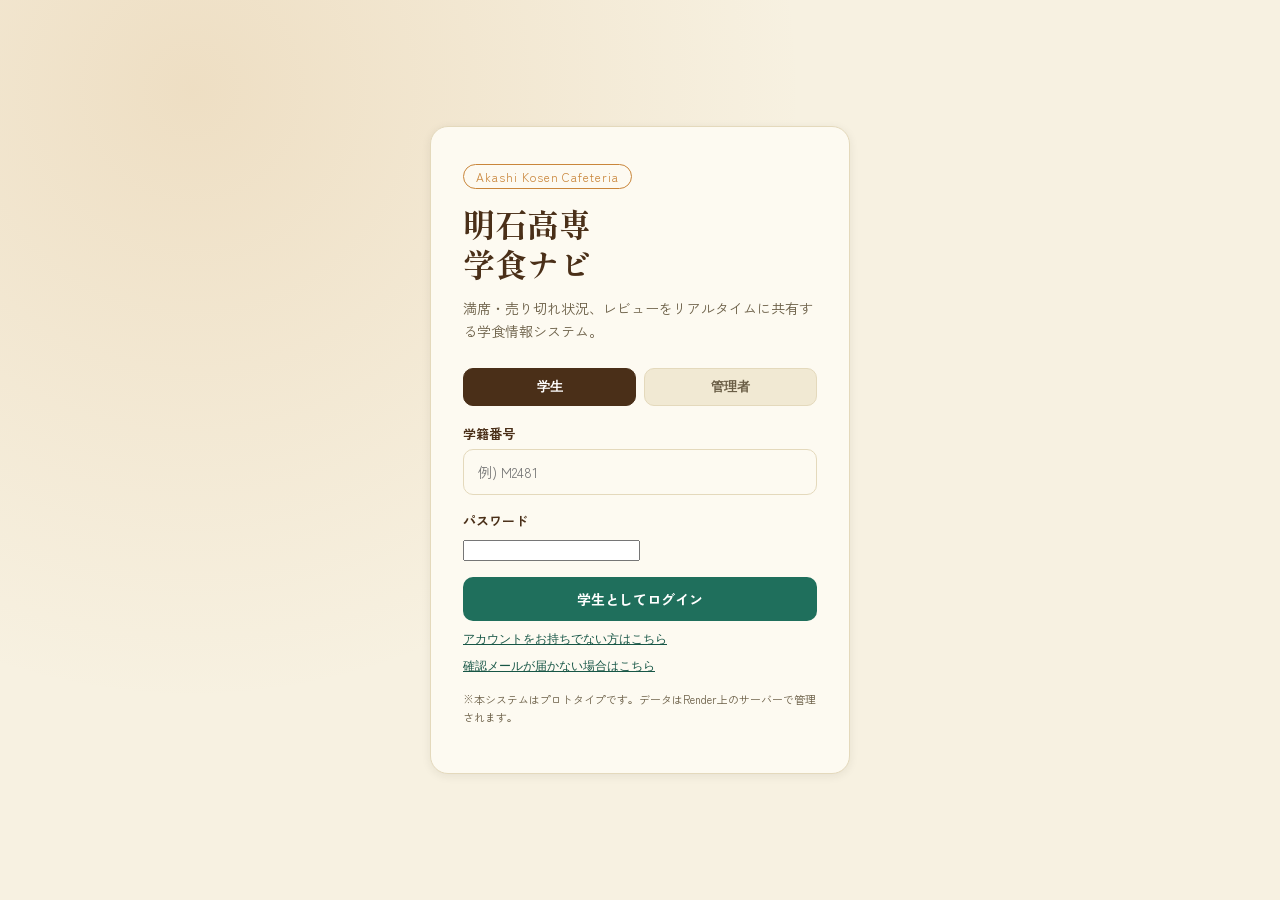
<file: docs/index.html>
<!DOCTYPE html>
<html lang="ja">
<head>
<meta charset="UTF-8">
<meta name="viewport" content="width=device-width, initial-scale=1.0">
<title>明石高専 学食ナビ</title>
<link rel="preconnect" href="https://fonts.googleapis.com">
<link rel="preconnect" href="https://fonts.gstatic.com" crossorigin>
<link href="https://fonts.googleapis.com/css2?family=Shippori+Mincho:wght@500;700&family=Zen+Kaku+Gothic+New:wght@400;500;700;900&display=swap" rel="stylesheet">
<link rel="stylesheet" href="style.css">
</head>
<body>

<div id="toast" class="toast" aria-live="polite"></div>

<!-- ===================== ログイン画面 ===================== -->
<section id="view-login" class="view active">
  <div class="login-wrap">
    <div class="login-card">
      <span class="eyebrow">Akashi Kosen Cafeteria</span>
      <h1 class="brand">明石高専<br>学食ナビ</h1>
      <p class="lead">満席・売り切れ状況、レビューをリアルタイムに共有する学食情報システム。</p>

      <div class="auth-tabs">
        <button class="auth-tab active" data-target="login-student">学生</button>
        <button class="auth-tab" data-target="login-admin">管理者</button>
      </div>

      <!-- 学生ログイン -->
      <div class="auth-panel active" id="login-student">
        <div class="field">
          <label for="student-id-input">学籍番号</label>
          <input type="text" id="student-id-input" placeholder="例) M2481" maxlength="6">
        </div>
        <div class="field">
          <label for="student-pw-input">パスワード</label>
          <input type="password" id="student-pw-input">
        </div>
        <button class="btn btn-primary btn-block" id="btn-login-student">学生としてログイン</button>
        <button class="link-btn" id="btn-show-register">アカウントをお持ちでない方はこちら</button>
        <button class="link-btn" id="btn-resend-verification">確認メールが届かない場合はこちら</button>
      </div>

      <!-- 学生新規登録 -->
      <div class="auth-panel" id="login-register">
        <div class="field">
          <label for="reg-id-input">学籍番号(5桁または6桁)</label>
          <input type="text" id="reg-id-input" maxlength="6" placeholder="例) M2481">
        </div>
        <div class="field">
          <label for="reg-email-input">メールアドレス(確認メールを送信します)</label>
          <input type="email" id="reg-email-input" placeholder="example@akashi.ac.jp" required>
        </div>
        <div class="field">
          <label for="reg-pw-input">パスワード(4文字以上)</label>
          <input type="password" id="reg-pw-input">
        </div>
        <button class="btn btn-primary btn-block" id="btn-register">登録してログイン</button>
        <button class="link-btn" id="btn-show-login">ログイン画面に戻る</button>
      </div>

      <!-- 管理者ログイン -->
      <div class="auth-panel" id="login-admin">
        <div class="field">
          <label for="admin-pw-input">管理者パスワード</label>
          <input type="password" id="admin-pw-input">
        </div>
        <button class="btn btn-outline btn-block" id="btn-login-admin">管理者としてログイン</button>
      </div>

      <p class="note">※本システムはプロトタイプです。データはRender上のサーバーで管理されます。</p>
    </div>
  </div>
</section>

<!-- ===================== 共通ヘッダー(ログイン後) ===================== -->
<header id="app-header" class="app-header hidden">
  <div class="app-header-inner">
    <button class="brand-mini" id="btn-go-home">明石高専 学食ナビ</button>
    <div class="header-right">
      <span class="role-badge" id="role-badge">学生</span>
      <button class="btn btn-ghost btn-sm" id="btn-logout">ログアウト</button>
    </div>
  </div>
</header>

<!-- ===================== 学生: メニュー確認画面(トップ) ===================== -->
<section id="view-student-top" class="view">
  <div class="hero">
    <span class="pill">Akashi Kosen Cafeteria</span>
    <h1 class="hero-title">明石高専 学食ナビ</h1>
    <p class="hero-sub">人気順・安い順・カロリー効率順・高評価順で、今食べるべき一皿をすぐ見つける。</p>
    <div class="hero-actions">
      <button class="btn btn-hero" id="btn-goto-soldout">満席・売り切れ 確認/報告</button>
      <button class="btn btn-hero-outline" id="btn-goto-review-blank">メニューを評価する</button>
    </div>
  </div>

  <div class="status-strip" id="status-strip"></div>

  <div class="panel">
    <h2 class="panel-title">ランキング</h2>
    <div class="tabs" id="rank-tabs">
      <button class="tab active" data-sort="price">安い順</button>
      <button class="tab" data-sort="efficiency">高カロリー効率順</button>
      <button class="tab" data-sort="rating">高評価順</button>
    </div>
    <p class="tab-desc" id="tab-desc">値段が安い順に表示します。</p>

    <div class="menu-grid" id="menu-grid"><p class="empty-note">読み込み中...</p></div>
  </div>
</section>

<!-- ===================== 学生: 満席・売り切れ確認/報告画面 ===================== -->
<section id="view-soldout" class="view">
  <div class="panel narrow">
    <button class="btn-back" id="btn-back-from-soldout">&larr; メニュー確認画面へ戻る</button>
    <h2 class="panel-title">満席・売り切れの確認 / 報告</h2>

    <div class="info-box">
      <p id="info-congestion"></p>
      <p id="info-soldout"></p>
    </div>

    <div class="field">
      <label for="select-congestion">食堂の混雑状況</label>
      <select id="select-congestion">
        <option>空席あり</option>
        <option>やや混雑</option>
        <option>満席</option>
      </select>
    </div>
    <button class="btn btn-primary btn-block" id="btn-report-congestion">混雑状況を報告</button>

    <div class="field field-mt">
      <label for="select-soldout-menu">メニュー</label>
      <select id="select-soldout-menu"></select>
    </div>
    <div class="field">
      <label for="select-soldout-status">報告内容</label>
      <select id="select-soldout-status">
        <option value="売り切れ">売り切れ</option>
        <option value="販売再開">販売再開</option>
      </select>
    </div>
    <button class="btn btn-primary btn-block" id="btn-report-soldout">売り切れ状況を報告</button>
  </div>
</section>

<!-- ===================== 学生: メニュー評価画面 ===================== -->
<section id="view-review" class="view">
  <div class="panel narrow">
    <button class="btn-back" id="btn-back-from-review">&larr; メニュー確認画面へ戻る</button>
    <h2 class="panel-title">メニューを評価する</h2>

    <div class="field">
      <label for="select-review-menu">メニュー</label>
      <select id="select-review-menu"></select>
    </div>

    <div class="field">
      <label for="select-review-rating">評価</label>
      <select id="select-review-rating">
        <option value="5">5: 最高</option>
        <option value="4">4: 良い</option>
        <option value="3" selected>3: ふつう</option>
        <option value="2">2: いまいち</option>
        <option value="1">1: 残念</option>
      </select>
    </div>

    <div class="field" id="low-rating-tags">
      <span class="field-label">低評価理由タグ(評価1-2の時に選択)</span>
      <div class="tag-grid">
        <label class="tag-check"><input type="checkbox" value="味が薄い"><span>味が薄い</span></label>
        <label class="tag-check"><input type="checkbox" value="冷めていた"><span>冷めていた</span></label>
        <label class="tag-check"><input type="checkbox" value="量が少ない"><span>量が少ない</span></label>
        <label class="tag-check"><input type="checkbox" value="値段が高い"><span>値段が高い</span></label>
        <label class="tag-check"><input type="checkbox" value="提供が遅い"><span>提供が遅い</span></label>
        <label class="tag-check"><input type="checkbox" value="見た目がいまいち"><span>見た目がいまいち</span></label>
      </div>
    </div>

    <div class="field">
      <label for="review-comment">コメント(任意)</label>
      <textarea id="review-comment" rows="3" placeholder="感想があればどうぞ"></textarea>
    </div>

    <button class="btn btn-primary btn-block" id="btn-submit-review">評価を送信</button>
  </div>
</section>

<!-- ===================== 学生: メニューごとのレビュー閲覧(匿名) ===================== -->
<section id="view-menu-reviews" class="view">
  <div class="panel">
    <button class="btn-back" id="btn-back-from-menu-reviews">&larr; メニュー確認画面へ戻る</button>
    <h2 class="panel-title" id="menu-reviews-title">レビュー一覧</h2>
    <p class="tab-desc">投稿者は匿名で表示されます。</p>
    <div class="review-list" id="menu-reviews-list"></div>
  </div>
</section>

<!-- ===================== 管理者: メニュー編集画面(トップ) ===================== -->
<section id="view-admin-top" class="view">
  <div class="hero hero-admin">
    <span class="pill">管理者モード</span>
    <h1 class="hero-title">管理者メニュー編集</h1>
    <p class="hero-sub">既存メニューの内容・販売状況を編集します。</p>
    <div class="hero-actions">
      <button class="btn btn-hero" id="btn-goto-admin-add">新規メニュー追加</button>
      <button class="btn btn-hero-outline" id="btn-goto-admin-reviews">レビュー管理</button>
    </div>
  </div>

  <div class="panel">
    <h2 class="panel-title">CSV一括登録(日替わりメニュー対応)</h2>
    <p class="tab-desc">列: menu_name, category, price, calorie, initial_stock, date(任意)<br>
    dateを空欄にすると常設メニュー(毎日表示)、YYYY-MM-DD形式で入力するとその日だけ表示される日替わりメニューになります。</p>
    <div class="csv-upload">
      <input type="file" id="csv-file-input" accept=".csv">
      <button class="btn btn-primary" id="btn-csv-upload">アップロード</button>
    </div>
  </div>

  <div class="panel">
    <h2 class="panel-title">既存メニュー編集</h2>
    <div class="csv-upload" style="margin-bottom:14px;">
      <label style="font-size:13px; color:var(--ink-soft);">表示する日付:</label>
      <input type="date" id="admin-date-filter">
      <button class="btn btn-outline btn-sm" id="btn-filter-today">今日を表示</button>
      <button class="btn btn-outline btn-sm" id="btn-filter-all">すべて表示</button>
    </div>
    <div class="table-wrap">
      <table class="menu-table" id="admin-menu-table">
        <thead>
          <tr>
            <th>メニュー名</th><th>カテゴリ</th><th>値段</th><th>カロリー</th><th>日付</th><th>販売中</th><th>削除</th>
          </tr>
        </thead>
        <tbody id="admin-menu-tbody"></tbody>
      </table>
    </div>
    <div class="admin-actions">
      <button class="btn btn-primary" id="btn-save-menus">変更を保存</button>
      <button class="btn btn-danger-outline" id="btn-reset-menus">編集を破棄して再読み込み</button>
      <button class="btn btn-danger-outline" id="btn-delete-all-menus">全メニューを削除</button>
    </div>
  </div>
</section>

<!-- ===================== 管理者: 新規メニュー追加画面 ===================== -->
<section id="view-admin-add" class="view">
  <div class="panel narrow">
    <button class="btn-back" id="btn-back-from-add">&larr; メニュー編集画面へ戻る</button>
    <h2 class="panel-title">新規メニュー追加</h2>

    <div class="field">
      <label for="add-name">メニュー名</label>
      <input type="text" id="add-name">
    </div>
    <div class="field">
      <label for="add-category">カテゴリ</label>
      <input type="text" id="add-category" placeholder="定食 / 麺 / カレー">
    </div>
    <div class="field">
      <label for="add-price">値段(円)</label>
      <input type="number" id="add-price" min="0">
    </div>
    <div class="field">
      <label for="add-calorie">カロリー(kcal)</label>
      <input type="number" id="add-calorie" min="0">
    </div>
    <div class="field">
      <label for="add-date">日付(空欄なら常設メニュー、指定するとその日だけ表示)</label>
      <input type="date" id="add-date">
    </div>
    <div class="field">
      <label for="add-onsale">販売中</label>
      <select id="add-onsale">
        <option value="true">はい</option>
        <option value="false">いいえ</option>
      </select>
    </div>
    <button class="btn btn-primary btn-block" id="btn-add-menu">追加する</button>
  </div>
</section>

<!-- ===================== 管理者: レビュー管理画面 ===================== -->
<section id="view-admin-reviews" class="view">
  <div class="panel">
    <button class="btn-back" id="btn-back-from-reviews">&larr; メニュー編集画面へ戻る</button>
    <h2 class="panel-title">レビュー管理</h2>
    <p class="tab-desc">学生から寄せられたレビューの一覧です。不適切な投稿は削除できます。</p>
    <div class="review-list" id="admin-review-list"></div>
  </div>
</section>

<script src="config.js"></script>
<script src="script.js"></script>
</body>
</html>
</file>
<file: docs/style.css>
:root{
  --cream: #F7F1E1;
  --cream-deep: #F1E9D3;
  --card: #FDFAF1;
  --border: #E4D9BC;
  --ink: #2C2416;
  --ink-soft: #6b5f47;
  --teal: #1F6F5C;
  --teal-dark: #175646;
  --terracotta: #B5432E;
  --terracotta-dark: #963826;
  --amber: #C9863B;
  --brown-dark: #4a2f18;
  --shadow: 0 2px 10px rgba(44,36,22,0.08);
}

*{box-sizing:border-box;}
html,body{margin:0;padding:0;}
body{
  background:var(--cream);
  color:var(--ink);
  font-family:'Zen Kaku Gothic New', 'Hiragino Sans', sans-serif;
  min-height:100vh;
}

h1,h2,h3{font-family:'Shippori Mincho', serif; margin:0;}

.hidden{display:none !important;}

/* ---------- view switching ---------- */
.view{display:none;}
.view.active{display:block;}

/* ---------- toast ---------- */
.toast{
  position:fixed; top:16px; left:50%; transform:translateX(-50%) translateY(-20px);
  background:var(--teal-dark); color:#fff; padding:10px 20px; border-radius:8px;
  font-size:14px; box-shadow:var(--shadow); opacity:0; pointer-events:none;
  transition:opacity .25s ease, transform .25s ease; z-index:999;
}
.toast.show{opacity:1; transform:translateX(-50%) translateY(0);}

/* ---------- login ---------- */
.login-wrap{
  min-height:100vh; display:flex; align-items:center; justify-content:center; padding:24px;
  background:
    radial-gradient(circle at 15% 10%, rgba(197,138,61,0.18), transparent 45%),
    var(--cream);
}
.login-card{
  width:100%; max-width:420px; background:var(--card); border:1px solid var(--border);
  border-radius:18px; padding:36px 32px; box-shadow:var(--shadow);
}
.eyebrow{
  display:inline-block; font-size:12px; letter-spacing:.08em; color:var(--amber);
  border:1px solid var(--amber); border-radius:999px; padding:3px 12px; margin-bottom:14px;
}
.brand{font-size:32px; line-height:1.25; color:var(--brown-dark); margin-bottom:12px;}
.lead{color:var(--ink-soft); font-size:14px; line-height:1.7; margin-bottom:24px;}
.note{color:var(--ink-soft); font-size:11px; margin-top:16px; line-height:1.6;}
.role-buttons{display:flex; flex-direction:column; gap:10px; margin-top:8px;}

.auth-tabs{display:flex; gap:8px; margin-bottom:18px;}
.auth-tab{
  flex:1; border:1px solid var(--border); background:var(--cream-deep); color:var(--ink-soft);
  padding:9px; border-radius:10px; font-size:13px; font-weight:700; cursor:pointer;
}
.auth-tab.active{background:var(--brown-dark); border-color:var(--brown-dark); color:#fff;}
.auth-panel{display:none;}
.auth-panel.active{display:block;}
.link-btn{
  background:none; border:none; color:var(--teal-dark); font-size:12px; cursor:pointer;
  padding:0; margin-top:10px; text-decoration:underline;
}
.csv-upload{display:flex; gap:10px; align-items:center; flex-wrap:wrap;}
.csv-upload input[type="file"]{flex:1; min-width:200px; background:var(--card); border:1px solid var(--border); border-radius:10px; padding:10px;}

/* ---------- header ---------- */
.app-header{
  position:sticky; top:0; z-index:50; background:var(--cream); border-bottom:1px solid var(--border);
}
.app-header-inner{
  max-width:960px; margin:0 auto; display:flex; align-items:center; justify-content:space-between;
  padding:12px 20px;
}
.brand-mini{
  background:none; border:none; cursor:pointer; font-family:'Shippori Mincho', serif;
  font-size:18px; font-weight:700; color:var(--brown-dark); padding:0;
}
.header-right{display:flex; align-items:center; gap:10px;}
.role-badge{
  font-size:12px; background:var(--teal); color:#fff; padding:4px 12px; border-radius:999px;
}

/* ---------- hero ---------- */
.hero{
  background:linear-gradient(115deg, var(--brown-dark) 0%, var(--amber) 100%);
  color:#fff; padding:40px 20px 34px;
}
.hero-admin{background:linear-gradient(115deg, var(--teal-dark) 0%, #3b9c84 100%);}
.hero .pill{
  display:inline-block; border:1px solid rgba(255,255,255,.6); border-radius:999px;
  padding:4px 12px; font-size:12px; margin-bottom:14px;
}
.hero-title{font-size:30px; margin-bottom:10px;}
.hero-sub{font-size:14px; opacity:.92; max-width:620px; line-height:1.7; margin-bottom:22px;}
.hero-actions{display:flex; gap:10px; flex-wrap:wrap;}

/* ---------- status strip ---------- */
.status-strip{
  max-width:960px; margin:-18px auto 0; padding:0 20px;
  display:flex; gap:12px; flex-wrap:wrap; position:relative; z-index:2;
}
.status-chip{
  background:var(--card); border:1px solid var(--border); border-radius:12px;
  padding:12px 16px; font-size:13px; box-shadow:var(--shadow); flex:1; min-width:220px;
}
.status-chip .label{color:var(--ink-soft); font-size:11px; display:block; margin-bottom:2px;}
.status-chip .value{font-weight:700; color:var(--brown-dark);}

/* ---------- panel ---------- */
.panel{max-width:960px; margin:32px auto; padding:0 20px;}
.panel.narrow{max-width:520px;}
.panel-title{font-size:22px; margin-bottom:16px; color:var(--brown-dark);}

/* ---------- tabs ---------- */
.tabs{display:flex; gap:8px; flex-wrap:wrap; margin-bottom:8px;}
.tab{
  border:1px solid var(--border); background:var(--card); color:var(--ink-soft);
  padding:9px 16px; border-radius:999px; font-size:13px; cursor:pointer;
}
.tab.active{background:var(--terracotta); border-color:var(--terracotta); color:#fff;}
.tab-desc{color:var(--ink-soft); font-size:13px; margin:6px 0 18px;}

/* ---------- menu grid / cards ---------- */
.menu-grid{display:grid; grid-template-columns:repeat(auto-fill,minmax(230px,1fr)); gap:16px;}
.menu-card{
  background:var(--card); border:1px solid var(--border); border-radius:14px; padding:18px;
  box-shadow:var(--shadow); display:flex; flex-direction:column; gap:6px; position:relative;
}
.menu-card.soldout{opacity:.55;}
.menu-card .name{font-size:16px; font-weight:700; color:var(--brown-dark);}
.menu-card .cat{font-size:12px; color:var(--ink-soft);}
.menu-card .row{font-size:13px; color:var(--ink); display:flex; justify-content:space-between;}
.badge{
  position:absolute; top:14px; right:14px; font-size:11px; background:var(--terracotta);
  color:#fff; padding:3px 10px; border-radius:999px;
}
.menu-card .stars{color:var(--amber); font-size:13px;}
.menu-card .review-btn{
  margin-top:8px; border:1px solid var(--teal); color:var(--teal); background:none;
  border-radius:8px; padding:7px 10px; font-size:12px; cursor:pointer;
}
.menu-card .review-btn:hover{background:var(--teal); color:#fff;}

/* ---------- info box ---------- */
.info-box{
  background:var(--cream-deep); border:1px dashed var(--border); border-radius:12px;
  padding:14px 16px; margin-bottom:20px; font-size:13px; color:var(--ink-soft); line-height:1.8;
}

/* ---------- fields ---------- */
.field{margin-bottom:16px;}
.field-mt{margin-top:24px;}
.field label, .field-label{
  display:block; font-size:13px; font-weight:700; margin-bottom:6px; color:var(--brown-dark);
}
input[type="text"], input[type="number"], select, textarea{
  width:100%; padding:12px 14px; border:1px solid var(--border); border-radius:10px;
  background:var(--card); font-size:14px; color:var(--ink); font-family:inherit;
}
input:focus, select:focus, textarea:focus{outline:2px solid var(--teal); outline-offset:1px;}
textarea{resize:vertical;}

.tag-grid{display:grid; grid-template-columns:1fr 1fr; gap:10px; margin-top:6px;}
.tag-check{
  display:flex; align-items:center; gap:8px; border:1px solid var(--border); border-radius:999px;
  padding:10px 14px; font-size:13px; background:var(--card); cursor:pointer;
}
.tag-check input{width:16px; height:16px;}

/* ---------- buttons ---------- */
.btn{
  border-radius:10px; border:none; font-size:14px; font-weight:700; cursor:pointer;
  padding:12px 18px; font-family:inherit; transition:opacity .15s ease, transform .1s ease;
}
.btn:active{transform:scale(.98);}
.btn-block{width:100%;}
.btn-primary{background:var(--teal); color:#fff;}
.btn-primary:hover{background:var(--teal-dark);}
.btn-outline{background:transparent; color:var(--brown-dark); border:1px solid var(--brown-dark);}
.btn-outline:hover{background:rgba(74,47,24,0.08);}
.btn-ghost{background:transparent; color:var(--ink-soft); border:1px solid var(--border);}
.btn-sm{padding:7px 12px; font-size:12px;}
.btn-hero{background:#fff; color:var(--brown-dark);}
.btn-hero-outline{background:transparent; color:#fff; border:1px solid rgba(255,255,255,.7);}
.btn-danger-outline{background:transparent; color:var(--terracotta); border:1px solid var(--terracotta);}
.btn-danger-outline:hover{background:var(--terracotta); color:#fff;}
.btn-back{
  background:none; border:none; color:var(--teal-dark); font-size:13px; cursor:pointer;
  padding:0; margin-bottom:14px; font-weight:700;
}

/* ---------- admin table ---------- */
.table-wrap{overflow-x:auto; background:var(--card); border:1px solid var(--border); border-radius:14px; box-shadow:var(--shadow);}
.menu-table{width:100%; border-collapse:collapse; min-width:640px;}
.menu-table th{
  text-align:left; font-size:12px; color:var(--ink-soft); padding:12px 14px; border-bottom:1px solid var(--border);
}
.menu-table td{padding:8px 10px; border-bottom:1px solid var(--border); vertical-align:middle;}
.menu-table tr:last-child td{border-bottom:none;}
.menu-table input, .menu-table select{padding:8px 10px; font-size:13px;}
.menu-table .name-cell{font-weight:700; font-size:13px; min-width:130px;}

.admin-actions{display:flex; gap:12px; margin-top:16px; flex-wrap:wrap;}

/* ---------- review list ---------- */
.review-list{display:flex; flex-direction:column; gap:12px;}
.review-item{
  background:var(--card); border:1px solid var(--border); border-radius:12px; padding:14px 16px;
  box-shadow:var(--shadow);
}
.review-item .top-row{display:flex; justify-content:space-between; align-items:center; margin-bottom:6px;}
.review-item .menu-name{font-weight:700; color:var(--brown-dark);}
.review-item .stars{color:var(--amber); font-size:14px;}
.review-item .meta{font-size:11px; color:var(--ink-soft); margin-bottom:6px;}
.review-item .tags{display:flex; gap:6px; flex-wrap:wrap; margin-bottom:6px;}
.review-item .tag{background:var(--cream-deep); border-radius:999px; padding:2px 10px; font-size:11px; color:var(--ink-soft);}
.review-item .comment{font-size:13px; line-height:1.6;}
.review-item .delete-btn{
  background:none; border:1px solid var(--terracotta); color:var(--terracotta);
  border-radius:8px; padding:5px 10px; font-size:11px; cursor:pointer;
}
.empty-note{color:var(--ink-soft); font-size:13px; padding:20px; text-align:center;}

@media (max-width:600px){
  .hero-title{font-size:24px;}
  .tag-grid{grid-template-columns:1fr;}
}
</file>
